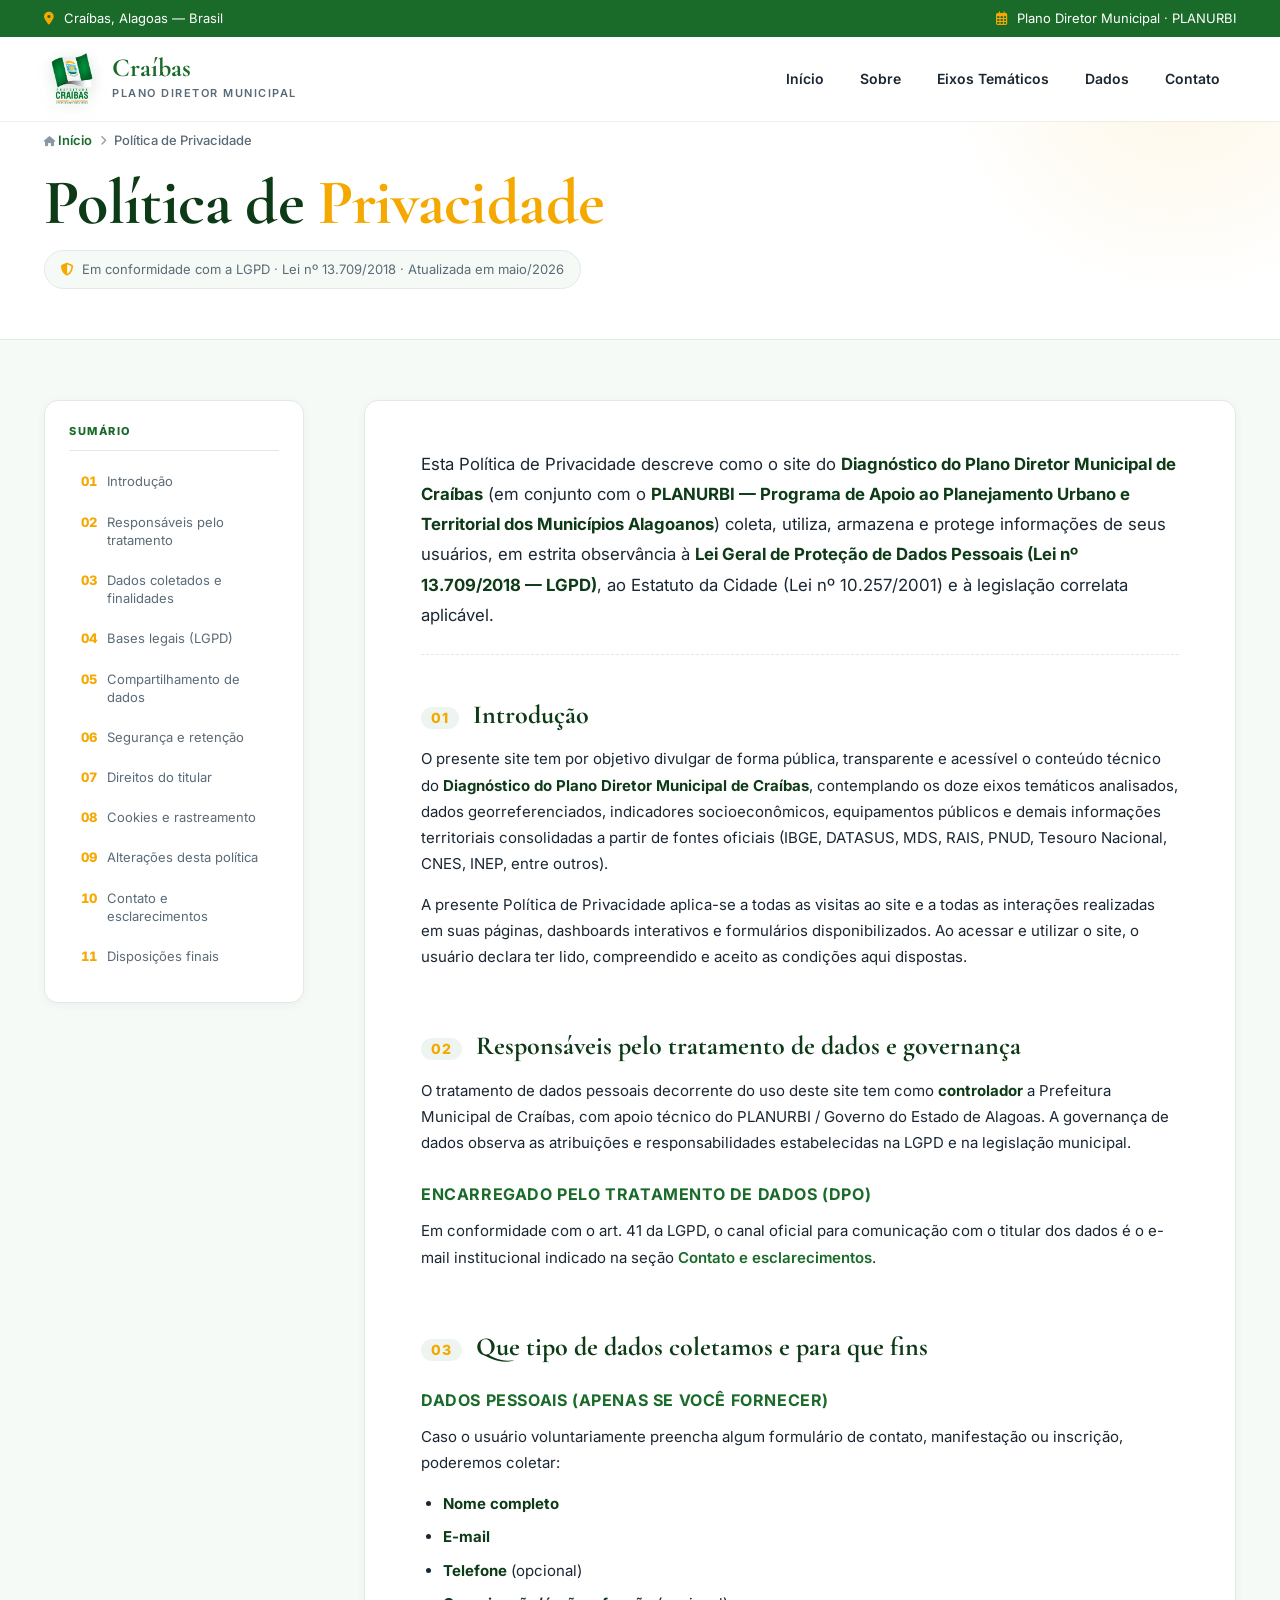
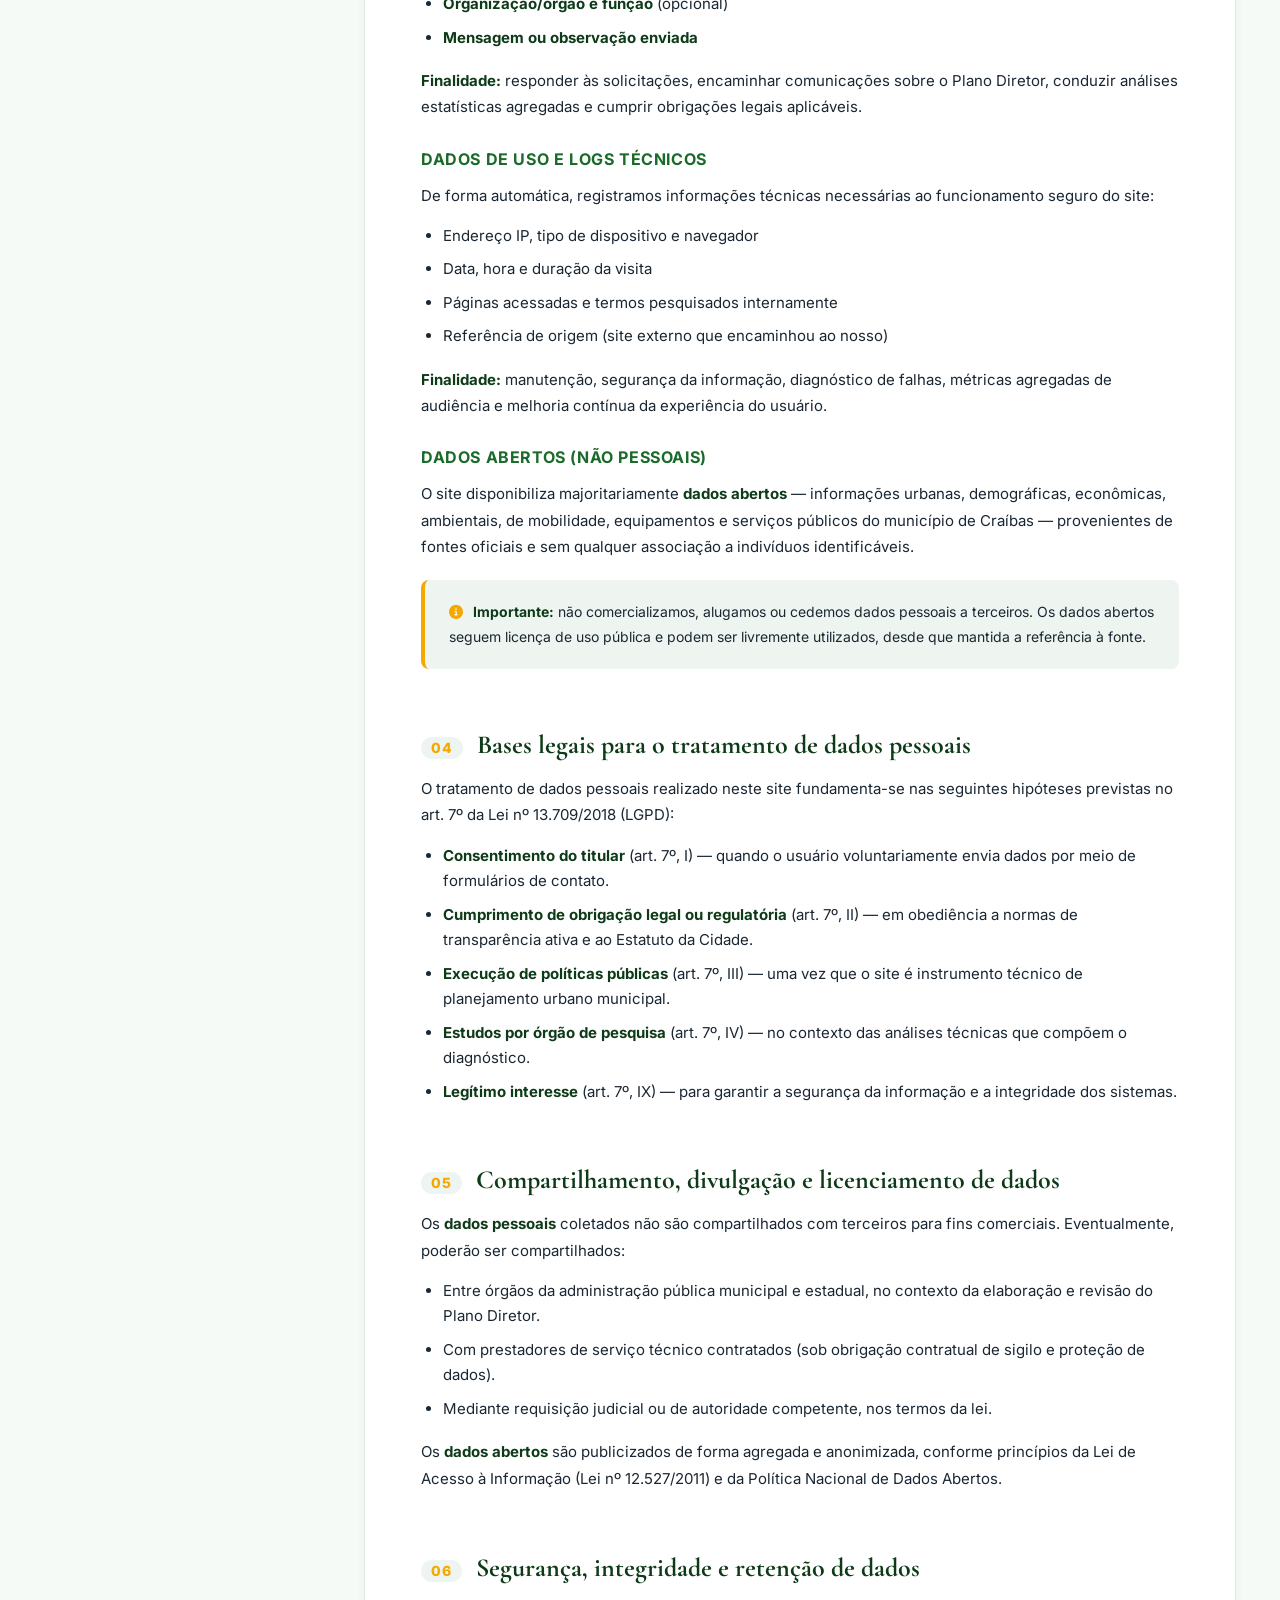
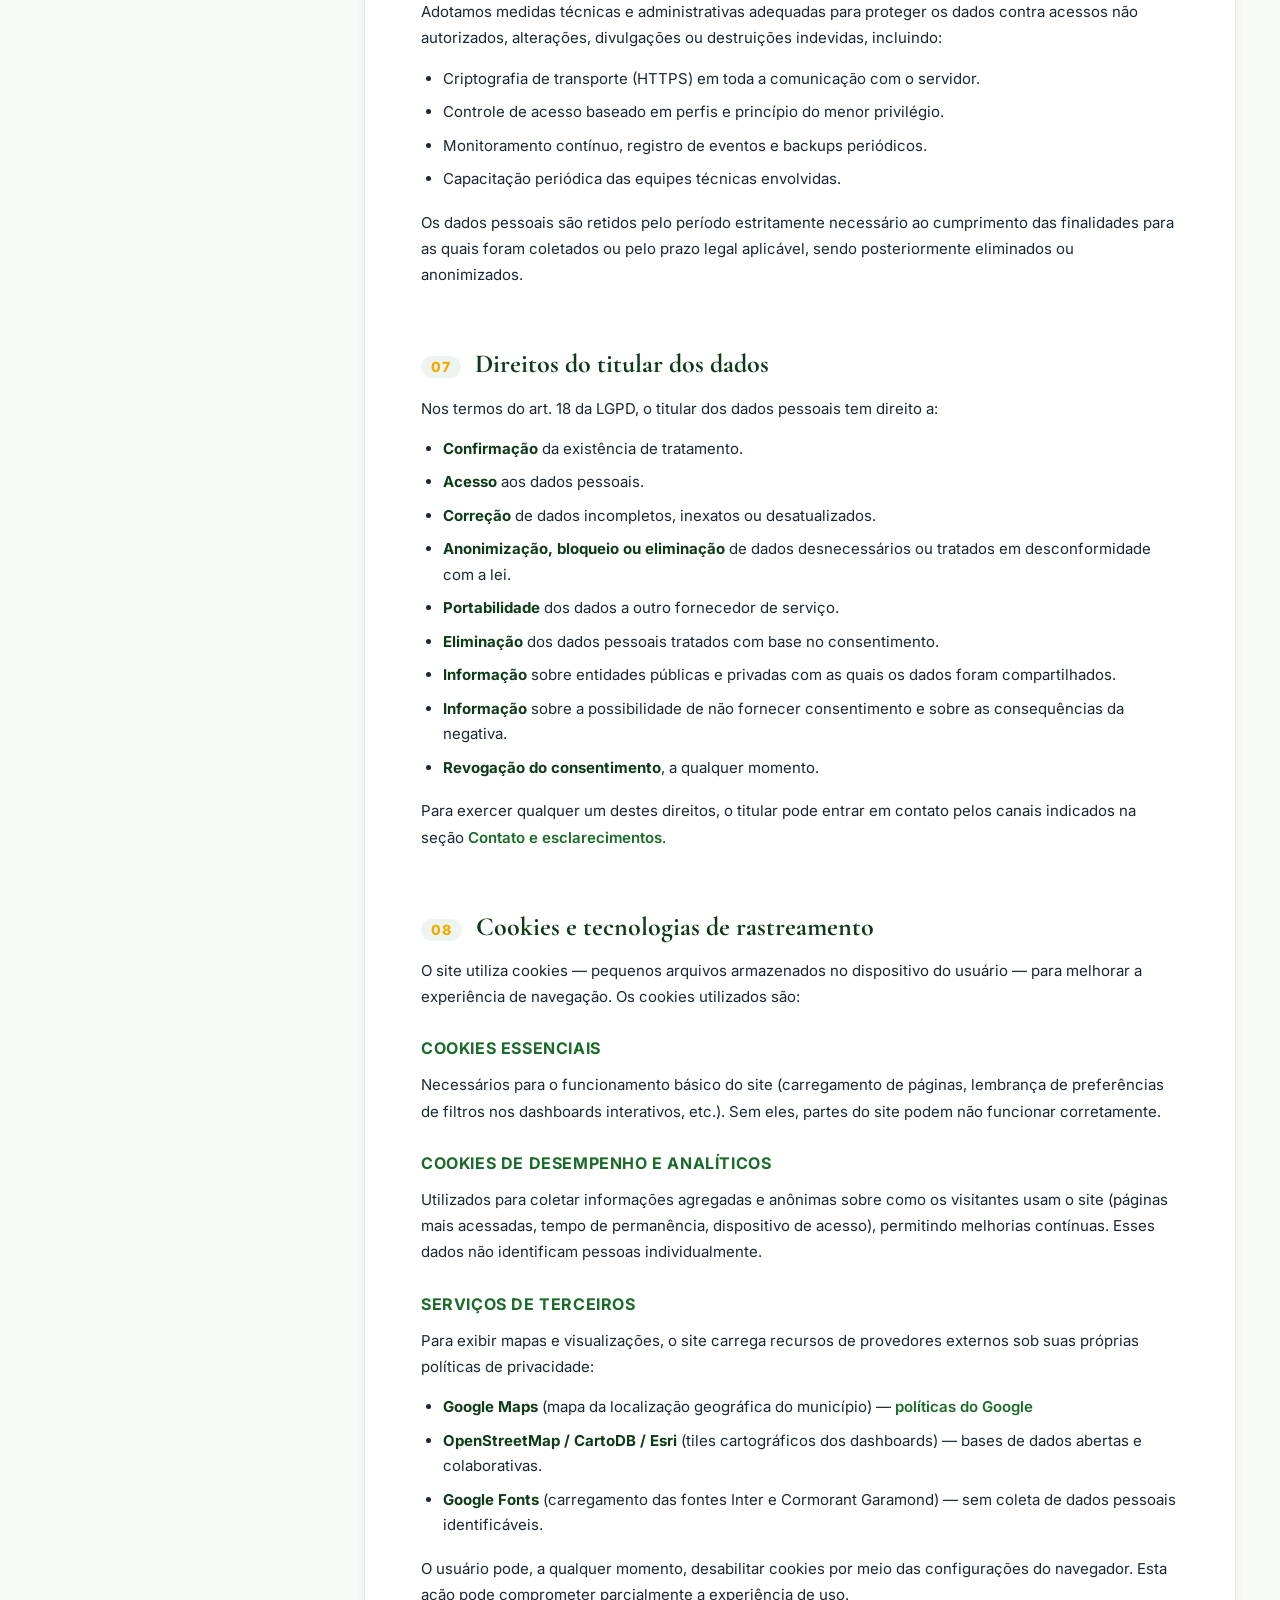
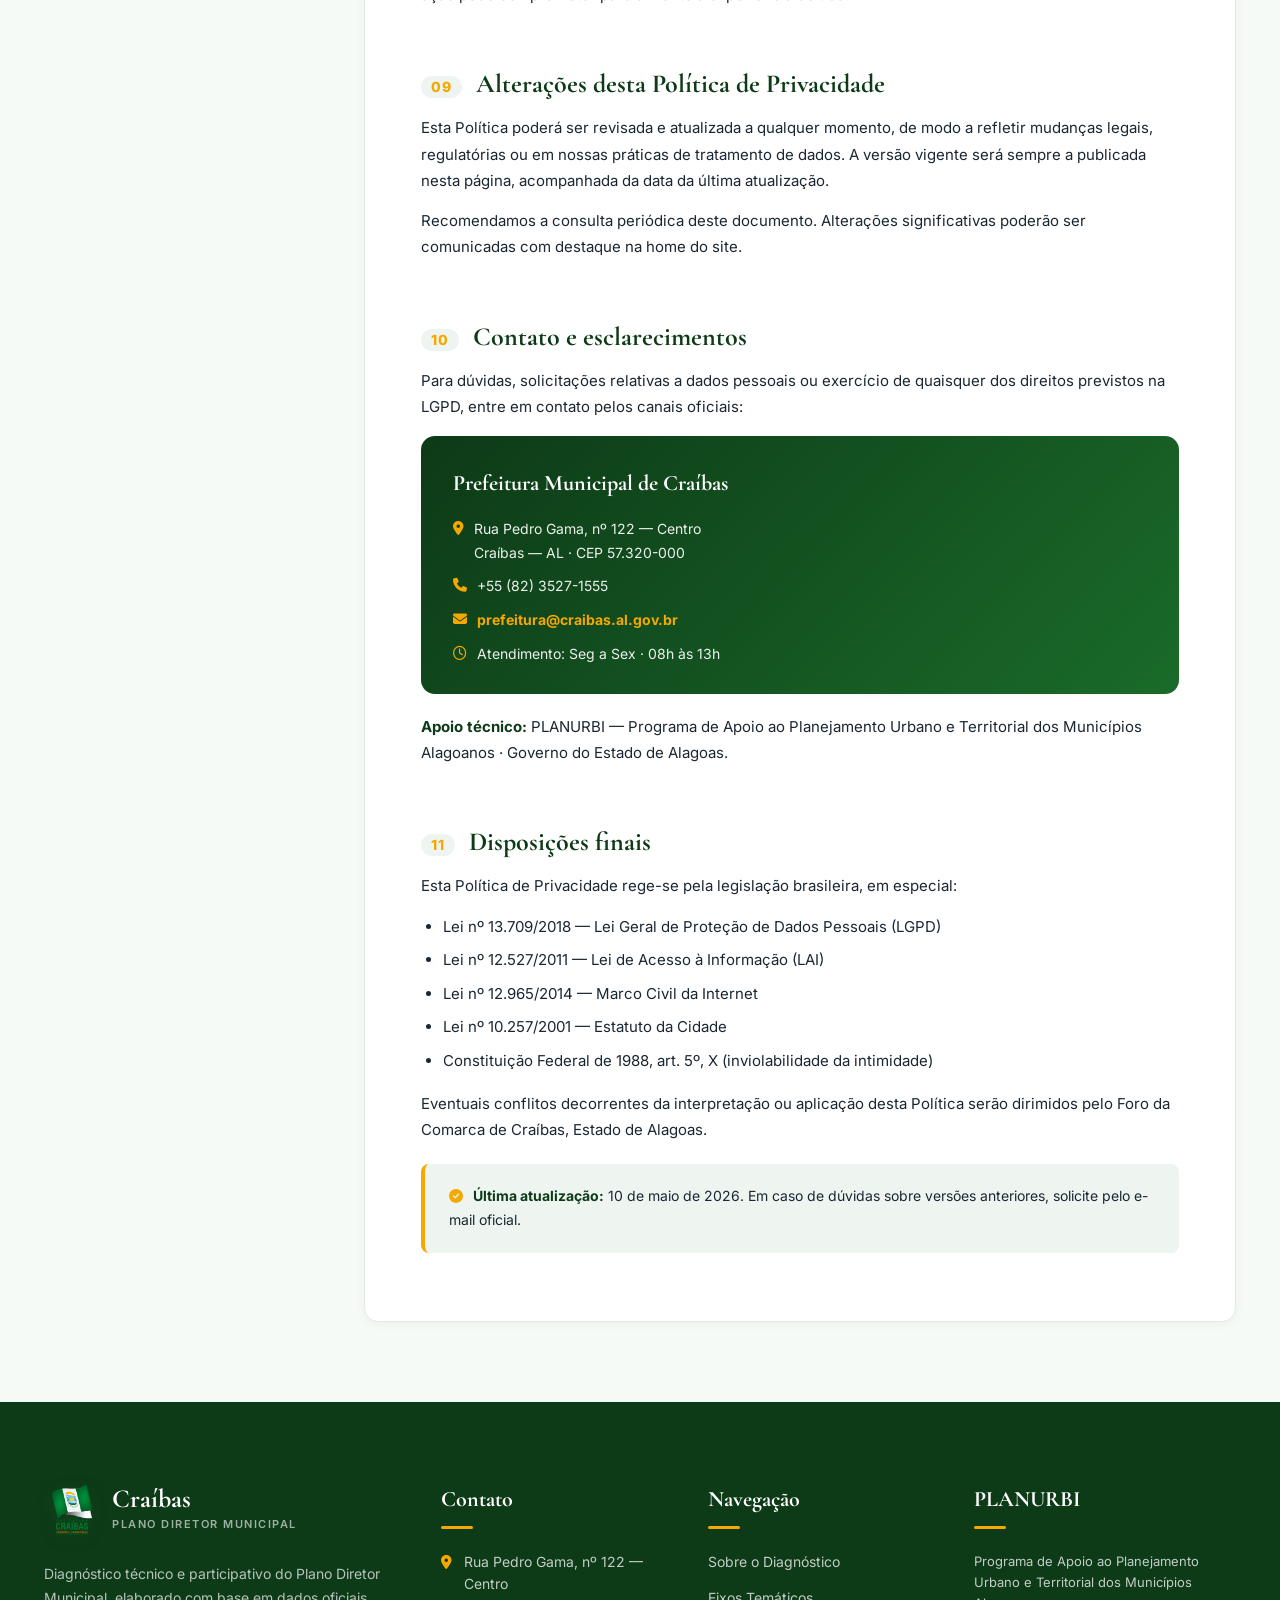
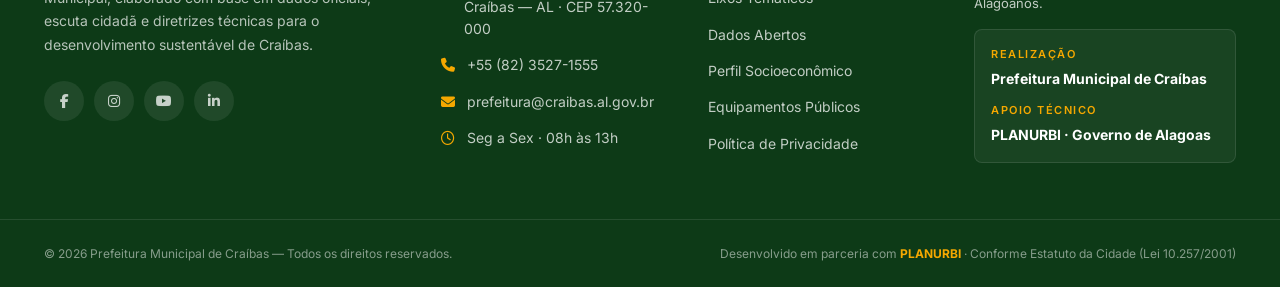
<file: paginas/politica-de-privacidade.html>
<!DOCTYPE html>
<html lang="pt-BR">
<head>
<meta charset="UTF-8">
<meta name="viewport" content="width=device-width, initial-scale=1.0">
<title>Política de Privacidade — Diagnóstico do Plano Diretor de Craíbas</title>
<meta name="description" content="Política de Privacidade do site do Diagnóstico do Plano Diretor Municipal de Craíbas, em conformidade com a Lei Geral de Proteção de Dados (Lei nº 13.709/2018)."/>
<link rel="preconnect" href="https://fonts.googleapis.com">
<link rel="preconnect" href="https://fonts.gstatic.com" crossorigin>
<link href="https://fonts.googleapis.com/css2?family=Cormorant+Garamond:wght@500;600;700&family=Inter:wght@300;400;500;600;700;800;900&display=swap" rel="stylesheet">
<link rel="stylesheet" href="https://cdnjs.cloudflare.com/ajax/libs/font-awesome/6.4.0/css/all.min.css">
<link rel="stylesheet" href="../styles.css">
<style>
  .hero-title, .page-hero-title, .dash-hero-title,
  .section-title, .cta-title, .chapter-card h3, .indicator-card h4,
  .map-header h3, .footer-col h4, .logo-text strong,
  .chart-card-title, .activity-title, .accordion-trigger,
  .info-text-card h3, .modal-body h2, .highlight-banner-content h3,
  .modal-equip h2, .legal-page-title, .legal-content h2 {
    font-family: 'Cormorant Garamond', Georgia, 'Times New Roman', serif !important;
    font-display: swap;
  }

  /* ===== Hero da página legal ===== */
  .legal-hero {
    position: relative;
    background: white;
    color: var(--text);
    padding: 130px 0 50px;
    overflow: hidden;
    border-bottom: 1px solid var(--border);
  }
  .legal-hero::after {
    content: '';
    position: absolute;
    width: 480px; height: 480px;
    background: radial-gradient(circle, rgba(245,168,0,0.10), transparent 70%);
    top: -180px; right: -140px;
    pointer-events: none;
  }
  .legal-hero-inner { position: relative; z-index: 2; }
  .legal-breadcrumb {
    display: flex; gap: 8px; align-items: center;
    font-size: 13px; color: var(--text-muted);
    margin-bottom: 18px; font-weight: 500;
    flex-wrap: wrap;
  }
  .legal-breadcrumb a { color: var(--primary); transition: var(--transition); font-weight: 600; }
  .legal-breadcrumb a:hover { color: var(--accent); }
  .legal-breadcrumb i { font-size: 10px; color: var(--text-light); }

  .legal-page-title {
    font-family: 'Cormorant Garamond', Georgia, serif;
    font-size: clamp(2.4rem, 5.4vw, 4rem);
    font-weight: 700;
    line-height: 1.05;
    letter-spacing: -0.01em;
    color: var(--primary-dark);
    margin-bottom: 14px;
  }
  .legal-page-title span { color: var(--accent); }

  .legal-page-meta {
    display: inline-flex;
    align-items: center;
    gap: 8px;
    font-size: 13px;
    color: var(--text-muted);
    background: var(--bg-soft);
    padding: 8px 16px;
    border-radius: 100px;
    border: 1px solid var(--border);
  }
  .legal-page-meta i { color: var(--accent); }

  /* ===== Layout 2 colunas: TOC + conteúdo ===== */
  .legal-section {
    padding: 60px 0 80px;
    background: var(--bg-soft);
  }
  .legal-grid {
    display: grid;
    grid-template-columns: 260px 1fr;
    gap: 60px;
    align-items: start;
  }

  .legal-toc {
    position: sticky;
    top: 110px;
    background: white;
    border: 1px solid var(--border);
    border-radius: var(--radius);
    padding: 22px 24px;
    box-shadow: var(--shadow-sm);
    max-height: calc(100vh - 130px);
    overflow-y: auto;
  }
  .legal-toc h4 {
    font-size: 11px;
    font-weight: 800;
    text-transform: uppercase;
    letter-spacing: 1.5px;
    color: var(--primary);
    margin: 0 0 14px;
    padding-bottom: 10px;
    border-bottom: 1px solid var(--border);
  }
  .legal-toc ol {
    list-style: none;
    counter-reset: toc;
    padding: 0;
    margin: 0;
  }
  .legal-toc li {
    counter-increment: toc;
    margin-bottom: 8px;
    font-size: 13px;
    line-height: 1.4;
  }
  .legal-toc a {
    display: flex;
    gap: 10px;
    padding: 7px 10px;
    color: var(--text-muted);
    border-radius: var(--radius-sm);
    transition: var(--transition);
    border-left: 2px solid transparent;
  }
  .legal-toc a::before {
    content: counter(toc, decimal-leading-zero);
    color: var(--accent);
    font-weight: 800;
    font-variant-numeric: tabular-nums;
    flex-shrink: 0;
  }
  .legal-toc a:hover {
    color: var(--primary-dark);
    background: var(--bg-soft);
    border-left-color: var(--accent);
  }

  .legal-content {
    background: white;
    border: 1px solid var(--border);
    border-radius: var(--radius);
    padding: 48px 56px;
    box-shadow: var(--shadow-sm);
    line-height: 1.75;
  }
  .legal-content > p:first-of-type {
    font-size: 1.05rem;
    color: var(--text);
    line-height: 1.8;
    padding-bottom: 24px;
    border-bottom: 1px dashed var(--border);
    margin-bottom: 32px;
  }
  .legal-content section {
    margin-bottom: 48px;
    counter-increment: section;
  }
  .legal-content section:last-child { margin-bottom: 0; }
  .legal-content h2 {
    display: flex;
    align-items: baseline;
    gap: 14px;
    font-size: 26px;
    font-weight: 700;
    color: var(--primary-dark);
    line-height: 1.2;
    margin: 0 0 16px;
    padding-top: 12px;
    scroll-margin-top: 110px;
  }
  .legal-content h2::before {
    content: counter(section, decimal-leading-zero);
    font-family: 'Inter', sans-serif;
    font-size: 14px;
    font-weight: 800;
    color: var(--accent);
    letter-spacing: 1px;
    background: var(--bg-muted);
    padding: 4px 10px;
    border-radius: 100px;
    line-height: 1;
  }
  .legal-content { counter-reset: section; }

  .legal-content h3 {
    font-family: 'Inter', sans-serif;
    font-size: 16px;
    font-weight: 700;
    color: var(--primary);
    margin: 24px 0 10px;
    text-transform: uppercase;
    letter-spacing: 0.6px;
  }
  .legal-content p {
    color: var(--text);
    font-size: 15px;
    margin-bottom: 14px;
  }
  .legal-content ul, .legal-content ol {
    padding-left: 22px;
    margin: 12px 0 18px;
    color: var(--text);
    font-size: 15px;
  }
  .legal-content li { margin-bottom: 8px; line-height: 1.7; }
  .legal-content strong { color: var(--primary-dark); font-weight: 700; }
  .legal-content a { color: var(--primary); font-weight: 600; }
  .legal-content a:hover { color: var(--accent); text-decoration: underline; }

  .legal-callout {
    background: var(--bg-muted);
    border-left: 4px solid var(--accent);
    border-radius: var(--radius-sm);
    padding: 20px 24px;
    margin: 20px 0;
    font-size: 14px;
    color: var(--text);
  }
  .legal-callout strong { color: var(--primary-dark); }
  .legal-callout i { color: var(--accent); margin-right: 6px; }

  .legal-contact-card {
    background: linear-gradient(135deg, var(--primary-dark) 0%, var(--primary) 100%);
    color: white;
    border-radius: var(--radius);
    padding: 28px 32px;
    margin-top: 16px;
  }
  .legal-contact-card h4 {
    font-family: 'Cormorant Garamond', Georgia, serif;
    font-size: 22px;
    font-weight: 700;
    margin: 0 0 14px;
  }
  .legal-contact-card ul {
    list-style: none;
    padding: 0;
    margin: 0;
    display: grid;
    gap: 10px;
  }
  .legal-contact-card li {
    display: flex;
    align-items: flex-start;
    gap: 10px;
    font-size: 14px;
    margin: 0;
    color: rgba(255,255,255,0.92);
  }
  .legal-contact-card li i { color: var(--accent); margin-top: 4px; flex-shrink: 0; }
  .legal-contact-card a { color: var(--accent); font-weight: 700; }
  .legal-contact-card a:hover { color: white; }

  /* ===== Responsivo ===== */
  @media (max-width: 1100px) {
    .legal-grid { grid-template-columns: 1fr; gap: 28px; }
    .legal-toc { position: relative; top: 0; max-height: none; }
    .legal-content { padding: 36px 32px; }
  }
  @media (max-width: 700px) {
    .legal-content { padding: 24px 22px; }
    .legal-content h2 { font-size: 22px; flex-wrap: wrap; }
  }
</style>
</head>
<body>

<!-- ===== HEADER ===== -->
<header class="header" id="header">
  <div class="header-top">
    <div class="container header-top-inner">
      <span><i class="fas fa-map-marker-alt"></i> Craíbas, Alagoas — Brasil</span>
      <span class="header-top-right">
        <i class="far fa-calendar-alt"></i> Plano Diretor Municipal · PLANURBI
      </span>
    </div>
  </div>
  <div class="header-main">
    <div class="container header-inner">
      <a href="../index.html" class="logo">
        <div class="logo-mark">
          <img src="../images/LOGO_PREF_CRAIBAS.png" alt="Prefeitura Municipal de Craíbas" class="logo-img"/>
        </div>
        <div class="logo-text">
          <strong>Craíbas</strong>
          <span>Plano Diretor Municipal</span>
        </div>
      </a>
      <nav class="nav-main" id="nav-main">
        <a href="../index.html">Início</a>
        <a href="../index.html#sobre">Sobre</a>
        <a href="../index.html#capitulos">Eixos Temáticos</a>
        <a href="../index.html#dados">Dados</a>
        <a href="../index.html#contato">Contato</a>
      </nav>
      <button class="nav-toggle" id="nav-toggle" aria-label="Abrir menu">
        <span></span><span></span><span></span>
      </button>
    </div>
  </div>
</header>

<!-- ===== HERO ===== -->
<section class="legal-hero">
  <div class="container legal-hero-inner">
    <div class="legal-breadcrumb">
      <a href="../index.html"><i class="fas fa-home"></i> Início</a>
      <i class="fas fa-chevron-right"></i>
      <span>Política de Privacidade</span>
    </div>
    <h1 class="legal-page-title">Política de <span>Privacidade</span></h1>
    <p class="legal-page-meta">
      <i class="fas fa-shield-halved"></i>
      Em conformidade com a LGPD · Lei nº 13.709/2018 · Atualizada em maio/2026
    </p>
  </div>
</section>

<!-- ===== CONTEÚDO LEGAL ===== -->
<section class="legal-section">
  <div class="container">
    <div class="legal-grid">

      <!-- Sumário lateral (TOC) -->
      <aside class="legal-toc">
        <h4>Sumário</h4>
        <ol>
          <li><a href="#introducao">Introdução</a></li>
          <li><a href="#responsaveis">Responsáveis pelo tratamento</a></li>
          <li><a href="#dados-coletados">Dados coletados e finalidades</a></li>
          <li><a href="#bases-legais">Bases legais (LGPD)</a></li>
          <li><a href="#compartilhamento">Compartilhamento de dados</a></li>
          <li><a href="#seguranca">Segurança e retenção</a></li>
          <li><a href="#direitos">Direitos do titular</a></li>
          <li><a href="#cookies">Cookies e rastreamento</a></li>
          <li><a href="#alteracoes">Alterações desta política</a></li>
          <li><a href="#contato-legal">Contato e esclarecimentos</a></li>
          <li><a href="#disposicoes">Disposições finais</a></li>
        </ol>
      </aside>

      <!-- Conteúdo principal -->
      <article class="legal-content">

        <p>
          Esta Política de Privacidade descreve como o site do
          <strong>Diagnóstico do Plano Diretor Municipal de Craíbas</strong>
          (em conjunto com o <strong>PLANURBI — Programa de Apoio ao Planejamento Urbano e
          Territorial dos Municípios Alagoanos</strong>) coleta, utiliza, armazena e protege
          informações de seus usuários, em estrita observância à
          <strong>Lei Geral de Proteção de Dados Pessoais (Lei nº 13.709/2018 — LGPD)</strong>,
          ao Estatuto da Cidade (Lei nº 10.257/2001) e à legislação correlata aplicável.
        </p>

        <section id="introducao">
          <h2>Introdução</h2>
          <p>
            O presente site tem por objetivo divulgar de forma pública, transparente e
            acessível o conteúdo técnico do <strong>Diagnóstico do Plano Diretor Municipal
            de Craíbas</strong>, contemplando os doze eixos temáticos analisados, dados
            georreferenciados, indicadores socioeconômicos, equipamentos públicos e demais
            informações territoriais consolidadas a partir de fontes oficiais (IBGE, DATASUS,
            MDS, RAIS, PNUD, Tesouro Nacional, CNES, INEP, entre outros).
          </p>
          <p>
            A presente Política de Privacidade aplica-se a todas as visitas ao site e a
            todas as interações realizadas em suas páginas, dashboards interativos e
            formulários disponibilizados. Ao acessar e utilizar o site, o usuário declara
            ter lido, compreendido e aceito as condições aqui dispostas.
          </p>
        </section>

        <section id="responsaveis">
          <h2>Responsáveis pelo tratamento de dados e governança</h2>
          <p>
            O tratamento de dados pessoais decorrente do uso deste site tem como
            <strong>controlador</strong> a Prefeitura Municipal de Craíbas, com apoio técnico
            do PLANURBI / Governo do Estado de Alagoas. A governança de dados observa as
            atribuições e responsabilidades estabelecidas na LGPD e na legislação municipal.
          </p>
          <h3>Encarregado pelo Tratamento de Dados (DPO)</h3>
          <p>
            Em conformidade com o art. 41 da LGPD, o canal oficial para comunicação com o
            titular dos dados é o e-mail institucional indicado na seção
            <a href="#contato-legal">Contato e esclarecimentos</a>.
          </p>
        </section>

        <section id="dados-coletados">
          <h2>Que tipo de dados coletamos e para que fins</h2>

          <h3>Dados pessoais (apenas se você fornecer)</h3>
          <p>
            Caso o usuário voluntariamente preencha algum formulário de contato, manifestação
            ou inscrição, poderemos coletar:
          </p>
          <ul>
            <li><strong>Nome completo</strong></li>
            <li><strong>E-mail</strong></li>
            <li><strong>Telefone</strong> (opcional)</li>
            <li><strong>Organização/órgão e função</strong> (opcional)</li>
            <li><strong>Mensagem ou observação enviada</strong></li>
          </ul>
          <p>
            <strong>Finalidade:</strong> responder às solicitações, encaminhar comunicações
            sobre o Plano Diretor, conduzir análises estatísticas agregadas e cumprir
            obrigações legais aplicáveis.
          </p>

          <h3>Dados de uso e logs técnicos</h3>
          <p>
            De forma automática, registramos informações técnicas necessárias ao funcionamento
            seguro do site:
          </p>
          <ul>
            <li>Endereço IP, tipo de dispositivo e navegador</li>
            <li>Data, hora e duração da visita</li>
            <li>Páginas acessadas e termos pesquisados internamente</li>
            <li>Referência de origem (site externo que encaminhou ao nosso)</li>
          </ul>
          <p>
            <strong>Finalidade:</strong> manutenção, segurança da informação, diagnóstico de
            falhas, métricas agregadas de audiência e melhoria contínua da experiência do usuário.
          </p>

          <h3>Dados abertos (não pessoais)</h3>
          <p>
            O site disponibiliza majoritariamente <strong>dados abertos</strong> — informações
            urbanas, demográficas, econômicas, ambientais, de mobilidade, equipamentos e
            serviços públicos do município de Craíbas — provenientes de fontes oficiais e
            sem qualquer associação a indivíduos identificáveis.
          </p>

          <div class="legal-callout">
            <i class="fas fa-info-circle"></i>
            <strong>Importante:</strong> não comercializamos, alugamos ou cedemos dados
            pessoais a terceiros. Os dados abertos seguem licença de uso pública e podem
            ser livremente utilizados, desde que mantida a referência à fonte.
          </div>
        </section>

        <section id="bases-legais">
          <h2>Bases legais para o tratamento de dados pessoais</h2>
          <p>
            O tratamento de dados pessoais realizado neste site fundamenta-se nas seguintes
            hipóteses previstas no art. 7º da Lei nº 13.709/2018 (LGPD):
          </p>
          <ul>
            <li><strong>Consentimento do titular</strong> (art. 7º, I) — quando o usuário
              voluntariamente envia dados por meio de formulários de contato.</li>
            <li><strong>Cumprimento de obrigação legal ou regulatória</strong> (art. 7º, II)
              — em obediência a normas de transparência ativa e ao Estatuto da Cidade.</li>
            <li><strong>Execução de políticas públicas</strong> (art. 7º, III) — uma vez que o
              site é instrumento técnico de planejamento urbano municipal.</li>
            <li><strong>Estudos por órgão de pesquisa</strong> (art. 7º, IV) — no contexto
              das análises técnicas que compõem o diagnóstico.</li>
            <li><strong>Legítimo interesse</strong> (art. 7º, IX) — para garantir a segurança
              da informação e a integridade dos sistemas.</li>
          </ul>
        </section>

        <section id="compartilhamento">
          <h2>Compartilhamento, divulgação e licenciamento de dados</h2>
          <p>
            Os <strong>dados pessoais</strong> coletados não são compartilhados com terceiros
            para fins comerciais. Eventualmente, poderão ser compartilhados:
          </p>
          <ul>
            <li>Entre órgãos da administração pública municipal e estadual, no contexto
              da elaboração e revisão do Plano Diretor.</li>
            <li>Com prestadores de serviço técnico contratados (sob obrigação contratual de
              sigilo e proteção de dados).</li>
            <li>Mediante requisição judicial ou de autoridade competente, nos termos da lei.</li>
          </ul>
          <p>
            Os <strong>dados abertos</strong> são publicizados de forma agregada e
            anonimizada, conforme princípios da Lei de Acesso à Informação
            (Lei nº 12.527/2011) e da Política Nacional de Dados Abertos.
          </p>
        </section>

        <section id="seguranca">
          <h2>Segurança, integridade e retenção de dados</h2>
          <p>
            Adotamos medidas técnicas e administrativas adequadas para proteger os dados
            contra acessos não autorizados, alterações, divulgações ou destruições indevidas,
            incluindo:
          </p>
          <ul>
            <li>Criptografia de transporte (HTTPS) em toda a comunicação com o servidor.</li>
            <li>Controle de acesso baseado em perfis e princípio do menor privilégio.</li>
            <li>Monitoramento contínuo, registro de eventos e backups periódicos.</li>
            <li>Capacitação periódica das equipes técnicas envolvidas.</li>
          </ul>
          <p>
            Os dados pessoais são retidos pelo período estritamente necessário ao cumprimento
            das finalidades para as quais foram coletados ou pelo prazo legal aplicável,
            sendo posteriormente eliminados ou anonimizados.
          </p>
        </section>

        <section id="direitos">
          <h2>Direitos do titular dos dados</h2>
          <p>
            Nos termos do art. 18 da LGPD, o titular dos dados pessoais tem direito a:
          </p>
          <ul>
            <li><strong>Confirmação</strong> da existência de tratamento.</li>
            <li><strong>Acesso</strong> aos dados pessoais.</li>
            <li><strong>Correção</strong> de dados incompletos, inexatos ou desatualizados.</li>
            <li><strong>Anonimização, bloqueio ou eliminação</strong> de dados desnecessários
              ou tratados em desconformidade com a lei.</li>
            <li><strong>Portabilidade</strong> dos dados a outro fornecedor de serviço.</li>
            <li><strong>Eliminação</strong> dos dados pessoais tratados com base no consentimento.</li>
            <li><strong>Informação</strong> sobre entidades públicas e privadas com as quais
              os dados foram compartilhados.</li>
            <li><strong>Informação</strong> sobre a possibilidade de não fornecer consentimento
              e sobre as consequências da negativa.</li>
            <li><strong>Revogação do consentimento</strong>, a qualquer momento.</li>
          </ul>
          <p>
            Para exercer qualquer um destes direitos, o titular pode entrar em contato pelos
            canais indicados na seção <a href="#contato-legal">Contato e esclarecimentos</a>.
          </p>
        </section>

        <section id="cookies">
          <h2>Cookies e tecnologias de rastreamento</h2>
          <p>
            O site utiliza cookies — pequenos arquivos armazenados no dispositivo do usuário
            — para melhorar a experiência de navegação. Os cookies utilizados são:
          </p>

          <h3>Cookies essenciais</h3>
          <p>
            Necessários para o funcionamento básico do site (carregamento de páginas, lembrança
            de preferências de filtros nos dashboards interativos, etc.). Sem eles, partes do
            site podem não funcionar corretamente.
          </p>

          <h3>Cookies de desempenho e analíticos</h3>
          <p>
            Utilizados para coletar informações agregadas e anônimas sobre como os visitantes
            usam o site (páginas mais acessadas, tempo de permanência, dispositivo de acesso),
            permitindo melhorias contínuas. Esses dados não identificam pessoas individualmente.
          </p>

          <h3>Serviços de terceiros</h3>
          <p>
            Para exibir mapas e visualizações, o site carrega recursos de provedores externos
            sob suas próprias políticas de privacidade:
          </p>
          <ul>
            <li><strong>Google Maps</strong> (mapa da localização geográfica do município) —
              <a href="https://policies.google.com/privacy" target="_blank" rel="noopener">políticas do Google</a></li>
            <li><strong>OpenStreetMap / CartoDB / Esri</strong> (tiles cartográficos dos
              dashboards) — bases de dados abertas e colaborativas.</li>
            <li><strong>Google Fonts</strong> (carregamento das fontes Inter e Cormorant
              Garamond) — sem coleta de dados pessoais identificáveis.</li>
          </ul>

          <p>
            O usuário pode, a qualquer momento, desabilitar cookies por meio das configurações
            do navegador. Esta ação pode comprometer parcialmente a experiência de uso.
          </p>
        </section>

        <section id="alteracoes">
          <h2>Alterações desta Política de Privacidade</h2>
          <p>
            Esta Política poderá ser revisada e atualizada a qualquer momento, de modo a
            refletir mudanças legais, regulatórias ou em nossas práticas de tratamento de
            dados. A versão vigente será sempre a publicada nesta página, acompanhada da
            data da última atualização.
          </p>
          <p>
            Recomendamos a consulta periódica deste documento. Alterações significativas
            poderão ser comunicadas com destaque na home do site.
          </p>
        </section>

        <section id="contato-legal">
          <h2>Contato e esclarecimentos</h2>
          <p>
            Para dúvidas, solicitações relativas a dados pessoais ou exercício de quaisquer
            dos direitos previstos na LGPD, entre em contato pelos canais oficiais:
          </p>

          <div class="legal-contact-card">
            <h4>Prefeitura Municipal de Craíbas</h4>
            <ul>
              <li>
                <i class="fas fa-map-marker-alt"></i>
                <span>Rua Pedro Gama, nº 122 — Centro<br>Craíbas — AL · CEP 57.320-000</span>
              </li>
              <li>
                <i class="fas fa-phone"></i>
                <span>+55 (82) 3527-1555</span>
              </li>
              <li>
                <i class="fas fa-envelope"></i>
                <span>
                  <a href="mailto:prefeitura@craibas.al.gov.br">prefeitura@craibas.al.gov.br</a>
                </span>
              </li>
              <li>
                <i class="far fa-clock"></i>
                <span>Atendimento: Seg a Sex · 08h às 13h</span>
              </li>
            </ul>
          </div>

          <p style="margin-top: 20px;">
            <strong>Apoio técnico:</strong> PLANURBI — Programa de Apoio ao Planejamento
            Urbano e Territorial dos Municípios Alagoanos · Governo do Estado de Alagoas.
          </p>
        </section>

        <section id="disposicoes">
          <h2>Disposições finais</h2>
          <p>
            Esta Política de Privacidade rege-se pela legislação brasileira, em especial:
          </p>
          <ul>
            <li>Lei nº 13.709/2018 — Lei Geral de Proteção de Dados Pessoais (LGPD)</li>
            <li>Lei nº 12.527/2011 — Lei de Acesso à Informação (LAI)</li>
            <li>Lei nº 12.965/2014 — Marco Civil da Internet</li>
            <li>Lei nº 10.257/2001 — Estatuto da Cidade</li>
            <li>Constituição Federal de 1988, art. 5º, X (inviolabilidade da intimidade)</li>
          </ul>
          <p>
            Eventuais conflitos decorrentes da interpretação ou aplicação desta Política
            serão dirimidos pelo Foro da Comarca de Craíbas, Estado de Alagoas.
          </p>

          <div class="legal-callout">
            <i class="fas fa-circle-check"></i>
            <strong>Última atualização:</strong> 10 de maio de 2026.
            Em caso de dúvidas sobre versões anteriores, solicite pelo e-mail oficial.
          </div>
        </section>

      </article>
    </div>
  </div>
</section>

<!-- ===== FOOTER ===== -->
<footer class="footer">
  <div class="container footer-grid">
    <div class="footer-brand">
      <a href="../index.html" class="logo logo-light">
        <div class="logo-mark">
          <img src="../images/LOGO_PREF_CRAIBAS.png" alt="Prefeitura Municipal de Craíbas" class="logo-img"/>
        </div>
        <div class="logo-text">
          <strong>Craíbas</strong>
          <span>Plano Diretor Municipal</span>
        </div>
      </a>
      <p class="footer-desc">
        Diagnóstico técnico e participativo do Plano Diretor Municipal,
        elaborado com base em dados oficiais, escuta cidadã e diretrizes
        técnicas para o desenvolvimento sustentável de Craíbas.
      </p>
      <div class="footer-social">
        <a href="#" aria-label="Facebook"><i class="fab fa-facebook-f"></i></a>
        <a href="#" aria-label="Instagram"><i class="fab fa-instagram"></i></a>
        <a href="#" aria-label="YouTube"><i class="fab fa-youtube"></i></a>
        <a href="#" aria-label="LinkedIn"><i class="fab fa-linkedin-in"></i></a>
      </div>
    </div>

    <div class="footer-col">
      <h4>Contato</h4>
      <ul class="footer-list">
        <li><i class="fas fa-map-marker-alt"></i> Rua Pedro Gama, nº 122 — Centro<br>Craíbas — AL · CEP 57.320-000</li>
        <li><i class="fas fa-phone"></i> +55 (82) 3527-1555</li>
        <li><i class="fas fa-envelope"></i> prefeitura@craibas.al.gov.br</li>
        <li><i class="far fa-clock"></i> Seg a Sex · 08h às 13h</li>
      </ul>
    </div>

    <div class="footer-col">
      <h4>Navegação</h4>
      <ul class="footer-list links">
        <li><a href="../index.html#sobre">Sobre o Diagnóstico</a></li>
        <li><a href="../index.html#capitulos">Eixos Temáticos</a></li>
        <li><a href="../index.html#dados">Dados Abertos</a></li>
        <li><a href="perfil-socioeconomico.html">Perfil Socioeconômico</a></li>
        <li><a href="equipamentos-publicos.html">Equipamentos Públicos</a></li>
        <li><a href="politica-de-privacidade.html">Política de Privacidade</a></li>
      </ul>
    </div>

    <div class="footer-col">
      <h4>PLANURBI</h4>
      <p class="footer-credit">
        Programa de Apoio ao Planejamento Urbano e Territorial dos Municípios Alagoanos.
      </p>
      <div class="footer-credit-box">
        <span class="footer-credit-label">Realização</span>
        <strong>Prefeitura Municipal de Craíbas</strong>
        <span class="footer-credit-label">Apoio Técnico</span>
        <strong>PLANURBI · Governo de Alagoas</strong>
      </div>
    </div>
  </div>
  <div class="footer-bottom">
    <div class="container footer-bottom-inner">
      <span>© 2026 Prefeitura Municipal de Craíbas — Todos os direitos reservados.</span>
      <span>Desenvolvido em parceria com <strong>PLANURBI</strong> · Conforme Estatuto da Cidade (Lei 10.257/2001)</span>
    </div>
  </div>
</footer>

<a href="#" class="back-to-top" id="back-to-top" aria-label="Voltar ao topo">
  <i class="fas fa-arrow-up"></i>
</a>

<script src="../script.js"></script>
</body>
</html>
</file>
<file: styles.css>
/* ============================================
   DIAGNÓSTICO PDM CRAÍBAS — Styles
   Brand: #1a6b2a (primary green) · #f5a800 (accent) · #7ec8e3 (light blue)
   ============================================ */

:root {
  --primary: #1a6b2a;
  --primary-dark: #0d3a17;
  --primary-light: #2a8a3d;
  --accent: #f5a800;
  --accent-dark: #c98700;
  --secondary: #7ec8e3;
  --secondary-dark: #4ca6c8;
  --bg: #ffffff;
  --bg-soft: #f6faf7;
  --bg-muted: #eef5f0;
  --text: #1a2733;
  --text-muted: #5a6b78;
  --text-light: #8a98a4;
  --border: #e3eae5;
  --shadow-sm: 0 2px 8px rgba(26, 107, 42, 0.06);
  --shadow-md: 0 8px 24px rgba(26, 107, 42, 0.10);
  --shadow-lg: 0 20px 50px rgba(13, 58, 23, 0.18);
  --radius-sm: 8px;
  --radius: 14px;
  --radius-lg: 20px;
  --container: 1240px;
  --transition: all 0.35s cubic-bezier(0.2, 0.8, 0.2, 1);
}

* {
  margin: 0;
  padding: 0;
  box-sizing: border-box;
}

html { scroll-behavior: smooth; }

body {
  font-family: 'Inter', -apple-system, BlinkMacSystemFont, 'Segoe UI', sans-serif;
  font-size: 16px;
  line-height: 1.6;
  color: var(--text);
  background: var(--bg);
  -webkit-font-smoothing: antialiased;
  overflow-x: hidden;
}

img, svg { max-width: 100%; display: block; }
a { color: inherit; text-decoration: none; }
button { font: inherit; cursor: pointer; border: none; background: none; }

.container {
  max-width: var(--container);
  margin: 0 auto;
  padding: 0 24px;
}

/* ====== HEADER ====== */
.header {
  position: fixed;
  top: 0; left: 0; right: 0;
  z-index: 100;
  background: rgba(255, 255, 255, 0.98);
  backdrop-filter: blur(12px);
  box-shadow: 0 1px 0 rgba(26, 107, 42, 0.08);
  transition: var(--transition);
}

.header.scrolled { box-shadow: var(--shadow-md); }

.header-top {
  background: var(--primary);
  color: white;
  font-size: 13px;
  padding: 8px 0;
}
.header-top-inner {
  display: flex;
  justify-content: space-between;
  align-items: center;
  flex-wrap: wrap;
  gap: 8px;
}
.header-top i { color: var(--accent); margin-right: 6px; }

.header-main { padding: 14px 0; }

.header-inner {
  display: flex;
  align-items: center;
  justify-content: space-between;
  gap: 24px;
}

.logo {
  display: flex;
  align-items: center;
  gap: 12px;
}

.logo-mark {
  width: 56px;
  height: 56px;
  flex-shrink: 0;
  filter: drop-shadow(0 4px 8px rgba(26, 107, 42, 0.18));
}

.logo-img {
  width: 56px;
  height: 56px;
  object-fit: contain;
}

.logo-img-footer {
  filter: none;
}

.logo-text strong {
  display: block;
  font-family: 'Cormorant Garamond', Georgia, serif;
  font-size: 26px;
  font-weight: 700;
  color: var(--primary);
  line-height: 1;
}
.logo-text span {
  display: block;
  font-size: 11px;
  text-transform: uppercase;
  letter-spacing: 1.5px;
  color: var(--text-muted);
  font-weight: 600;
  margin-top: 4px;
}

.nav-main {
  display: flex;
  gap: 4px;
  align-items: center;
}
.nav-main a {
  padding: 10px 16px;
  font-size: 14px;
  font-weight: 600;
  color: var(--text);
  border-radius: var(--radius-sm);
  position: relative;
  transition: var(--transition);
}
.nav-main a:hover { color: var(--primary); background: var(--bg-soft); }
.nav-main a.active { color: var(--primary); }
.nav-main a.active::after {
  content: '';
  position: absolute;
  bottom: 4px;
  left: 50%;
  transform: translateX(-50%);
  width: 24px;
  height: 3px;
  background: var(--accent);
  border-radius: 2px;
}

.nav-toggle {
  display: none;
  flex-direction: column;
  gap: 5px;
  padding: 8px;
}
.nav-toggle span {
  width: 26px;
  height: 2.5px;
  background: var(--primary);
  border-radius: 2px;
  transition: var(--transition);
}

/* ====== HERO ====== */
.hero {
  position: relative;
  min-height: auto;
  background:
    linear-gradient(135deg, rgba(13, 58, 23, 0.85) 0%, rgba(26, 107, 42, 0.75) 50%, rgba(13, 58, 23, 0.90) 100%),
    url('images/hero-00.png') center center / cover no-repeat;
  background-color: var(--primary);
  color: white;
  padding: 90px 0 40px;
  display: flex;
  align-items: center;
  overflow: hidden;
}

.hero-pattern {
  position: absolute;
  inset: 0;
  background-image:
    radial-gradient(circle at 1px 1px, rgba(255, 255, 255, 0.08) 1px, transparent 0);
  background-size: 32px 32px;
  opacity: 0.6;
}

.hero-shapes { position: absolute; inset: 0; pointer-events: none; }
.shape {
  position: absolute;
  border-radius: 50%;
  filter: blur(80px);
  opacity: 0.45;
  animation: float 14s ease-in-out infinite;
}
.shape-1 { width: 380px; height: 380px; background: var(--accent); top: -80px; right: -60px; }
.shape-2 { width: 320px; height: 320px; background: var(--secondary); bottom: -100px; left: -80px; animation-delay: -4s; }
.shape-3 { width: 220px; height: 220px; background: var(--primary-light); top: 40%; left: 50%; animation-delay: -8s; }

@keyframes float {
  0%, 100% { transform: translate(0, 0) scale(1); }
  50% { transform: translate(30px, -40px) scale(1.1); }
}

.hero-content { position: relative; z-index: 2; text-align: center; max-width: 980px; margin: 0 auto; }

.hero-badge {
  display: inline-flex;
  align-items: center;
  gap: 8px;
  padding: 6px 16px;
  background: rgba(245, 168, 0, 0.15);
  border: 1px solid rgba(245, 168, 0, 0.4);
  color: var(--accent);
  border-radius: 100px;
  font-size: 13px;
  font-weight: 600;
  letter-spacing: 0.5px;
  margin-bottom: 16px;
  backdrop-filter: blur(8px);
}

.hero-title {
  font-family: 'Cormorant Garamond', Georgia, serif;
  font-size: clamp(2rem, 4.6vw, 3.4rem);
  font-weight: 700;
  line-height: 1.1;
  margin-bottom: 12px;
  letter-spacing: -0.01em;
  background: linear-gradient(135deg, #ffffff 0%, #d4ebd8 100%);
  -webkit-background-clip: text;
  background-clip: text;
  -webkit-text-fill-color: transparent;
}

.hero-subtitle {
  font-size: clamp(1rem, 2vw, 1.3rem);
  font-weight: 500;
  color: var(--accent);
  margin-bottom: 14px;
  letter-spacing: 1px;
}

.hero-description {
  font-size: clamp(0.9rem, 1.2vw, 1rem);
  color: rgba(255, 255, 255, 0.85);
  max-width: 720px;
  margin: 0 auto 24px;
  line-height: 1.6;
}

.hero-cta {
  display: flex;
  gap: 16px;
  justify-content: center;
  flex-wrap: wrap;
}

.btn {
  display: inline-flex;
  align-items: center;
  gap: 10px;
  padding: 16px 32px;
  border-radius: 100px;
  font-size: 15px;
  font-weight: 600;
  letter-spacing: 0.3px;
  transition: var(--transition);
  cursor: pointer;
  border: 2px solid transparent;
}
.btn i { font-size: 14px; }

.btn-primary {
  background: var(--accent);
  color: var(--primary-dark);
  box-shadow: 0 8px 24px rgba(245, 168, 0, 0.4);
}
.btn-primary:hover { transform: translateY(-3px); box-shadow: 0 14px 32px rgba(245, 168, 0, 0.55); }

.btn-secondary {
  background: transparent;
  color: white;
  border-color: rgba(255, 255, 255, 0.4);
}
.btn-secondary:hover { background: rgba(255, 255, 255, 0.1); border-color: white; }

.btn-primary-outline {
  background: transparent;
  color: var(--primary);
  border-color: var(--primary);
}
.btn-primary-outline:hover { background: var(--primary); color: white; }

.btn-accent { background: var(--accent); color: var(--primary-dark); }
.btn-accent:hover { background: white; transform: translateY(-3px); }

.btn-ghost { background: transparent; color: white; border-color: rgba(255,255,255,0.3); }
.btn-ghost:hover { background: rgba(255,255,255,0.1); }

.hero-scroll {
  position: absolute;
  bottom: 30px;
  left: 50%;
  transform: translateX(-50%);
  text-align: center;
  font-size: 12px;
  letter-spacing: 2px;
  text-transform: uppercase;
  color: rgba(255, 255, 255, 0.6);
  animation: bounce 2.4s ease-in-out infinite;
}
.hero-scroll i { display: block; margin-top: 8px; font-size: 16px; }
@keyframes bounce { 0%, 100% { transform: translate(-50%, 0); } 50% { transform: translate(-50%, 8px); } }

/* ====== STATS ====== */
.stats {
  background: transparent;
  padding: 0 0 40px;
  position: relative;
  margin-top: -1px;
}

.stats-grid {
  display: grid;
  grid-template-columns: repeat(4, 1fr);
  gap: 0;
  position: relative;
  margin-top: -30px;
  z-index: 5;
  background: rgba(255, 255, 255, 0.30);
  backdrop-filter: blur(16px);
  -webkit-backdrop-filter: blur(16px);
  padding: 12px 24px;
  border-radius: var(--radius-lg);
  box-shadow: 0 8px 32px rgba(0,0,0,0.10);
  border: 1px solid rgba(255,255,255,0.3);
}

.stat-card {
  text-align: center;
  padding: 10px 12px;
  border-right: 1px solid rgba(255,255,255,0.4);
  transition: var(--transition);
}
.stat-card:last-child { border-right: none; }
.stat-card:hover { transform: translateY(-4px); }

.stat-card {
  text-align: center;
  padding: 16px 12px;
  border-right: 1px solid var(--border);
  transition: var(--transition);
}
.stat-card:last-child { border-right: none; }
.stat-card:hover { transform: translateY(-4px); }

.stat-icon {
  width: 44px;
  height: 44px;
  margin: 0 auto 8px;
  display: flex;
  align-items: center;
  justify-content: center;
  background: linear-gradient(135deg, var(--primary) 0%, var(--primary-light) 100%);
  color: white;
  border-radius: 12px;
  font-size: 18px;
  box-shadow: 0 4px 12px rgba(26, 107, 42, 0.25);
}

.stat-card:nth-child(2) .stat-icon { background: linear-gradient(135deg, var(--accent) 0%, #ffc548 100%); box-shadow: 0 4px 12px rgba(245, 168, 0, 0.3); }
.stat-card:nth-child(3) .stat-icon { background: linear-gradient(135deg, var(--secondary-dark) 0%, var(--secondary) 100%); box-shadow: 0 4px 12px rgba(126, 200, 227, 0.35); }
.stat-card:nth-child(4) .stat-icon { background: linear-gradient(135deg, #2a8a3d 0%, #46b358 100%); }

.stat-number {
  font-family: 'Inter', sans-serif;
  font-size: clamp(1.5rem, 3vw, 2.2rem);
  font-weight: 800;
  color: var(--primary-dark);
  line-height: 1;
  letter-spacing: -0.02em;
}

.stat-label {
  font-size: 12px;
  color: var(--text-muted);
  margin-top: 4px;
  font-weight: 500;
}

.stat-source {
  font-size: 10px;
  text-transform: uppercase;
  letter-spacing: 1px;
  color: var(--text-light);
  margin-top: 4px;
  font-weight: 600;
}

/* ====== ABOUT ====== */
.about { padding: 60px 0; background: white; }

.about-grid {
  display: grid;
  grid-template-columns: 1fr 1fr;
  gap: 64px;
  align-items: center;
}

.section-tag {
  display: inline-flex;
  align-items: center;
  gap: 8px;
  padding: 6px 14px;
  background: var(--bg-muted);
  color: var(--primary);
  font-size: 12px;
  font-weight: 700;
  text-transform: uppercase;
  letter-spacing: 1.5px;
  border-radius: 100px;
  margin-bottom: 20px;
}
.section-tag.light {
  background: rgba(255, 255, 255, 0.12);
  color: var(--accent);
}

.section-title {
  font-family: 'Cormorant Garamond', Georgia, serif;
  font-size: clamp(2rem, 4vw, 3rem);
  font-weight: 700;
  color: var(--primary-dark);
  line-height: 1.15;
  letter-spacing: -0.02em;
  margin-bottom: 20px;
}
.section-title span { color: var(--accent); position: relative; }
.section-title.white { color: white; }

.section-lead {
  font-size: 1.15rem;
  color: var(--text-muted);
  line-height: 1.7;
  margin-bottom: 16px;
}

.about-text p { color: var(--text-muted); margin-bottom: 16px; line-height: 1.8; }

.about-features {
  list-style: none;
  display: grid;
  grid-template-columns: repeat(2, 1fr);
  gap: 12px;
  margin: 28px 0;
}
.about-features li {
  display: flex;
  align-items: center;
  gap: 10px;
  font-size: 14px;
  font-weight: 500;
  color: var(--text);
}
.about-features i { color: var(--primary); font-size: 18px; }

.about-cta { margin-top: 16px; }

/* MAP */
.map-card {
  background: white;
  border-radius: var(--radius-lg);
  padding: 28px;
  box-shadow: var(--shadow-lg);
  border: 1px solid var(--border);
  position: relative;
}

.map-header {
  display: flex;
  justify-content: space-between;
  align-items: center;
  padding-bottom: 16px;
  border-bottom: 1px solid var(--border);
  margin-bottom: 20px;
}
.map-header h3 {
  font-family: 'Cormorant Garamond', Georgia, serif;
  font-size: 24px;
  font-weight: 700;
  color: var(--primary-dark);
}
.map-coords {
  font-family: 'Inter', monospace;
  font-size: 12px;
  color: var(--text-muted);
  background: var(--bg-soft);
  padding: 4px 10px;
  border-radius: 100px;
  font-weight: 600;
}

.map-svg-wrap {
  border-radius: var(--radius);
  overflow: hidden;
  background: #eaf5ed;
  margin-bottom: 20px;
}
.map-svg { width: 100%; height: auto; }

/* ====== Google Maps embed ====== */
.map-embed-wrap {
  position: relative;
  border-radius: var(--radius);
  overflow: hidden;
  background: #eaf5ed;
  margin-bottom: 20px;
  border: 1px solid var(--border);
  box-shadow: var(--shadow-sm);
  aspect-ratio: 4 / 3;
  min-height: 360px;
}
.map-embed {
  width: 100%;
  height: 100%;
  border: 0;
  display: block;
  /* Sutiliza tons frios do Google Maps para harmonizar com o verde do site */
  filter: saturate(0.85) hue-rotate(-2deg);
}
.map-embed-link {
  position: absolute;
  bottom: 14px;
  right: 14px;
  display: inline-flex;
  align-items: center;
  gap: 8px;
  padding: 9px 16px;
  background: white;
  color: var(--primary-dark);
  font-size: 12px;
  font-weight: 700;
  text-transform: uppercase;
  letter-spacing: 0.6px;
  border-radius: 100px;
  box-shadow: var(--shadow-md);
  border: 1px solid var(--border);
  transition: var(--transition);
  z-index: 5;
}
.map-embed-link:hover {
  background: var(--accent);
  color: var(--primary-dark);
  transform: translateY(-2px);
  box-shadow: 0 14px 32px rgba(245, 168, 0, 0.45);
}
.map-embed-link i { font-size: 11px; }

.craibas-shape {
  filter: drop-shadow(0 6px 16px rgba(26, 107, 42, 0.4));
  animation: pulseShape 3s ease-in-out infinite;
}
@keyframes pulseShape {
  0%, 100% { filter: drop-shadow(0 6px 16px rgba(26, 107, 42, 0.4)); }
  50% { filter: drop-shadow(0 8px 22px rgba(245, 168, 0, 0.5)); }
}

.pulse {
  transform-origin: 210px 222px;
  animation: pulseDot 2s ease-out infinite;
}
@keyframes pulseDot {
  0% { transform: scale(0.8); opacity: 0.6; }
  100% { transform: scale(2.2); opacity: 0; }
}

.map-info {
  display: grid;
  grid-template-columns: repeat(4, 1fr);
  gap: 8px;
}
.map-info-item {
  text-align: center;
  padding: 12px 8px;
  background: var(--bg-soft);
  border-radius: var(--radius-sm);
}
.mi-label {
  display: block;
  font-size: 10px;
  text-transform: uppercase;
  letter-spacing: 1px;
  color: var(--text-light);
  font-weight: 600;
  margin-bottom: 4px;
}
.mi-value {
  display: block;
  font-size: 13px;
  font-weight: 700;
  color: var(--primary-dark);
}

/* ====== INDICATORS ====== */
.indicators {
  background: linear-gradient(135deg, var(--primary-dark) 0%, var(--primary) 60%, #1f7d31 100%);
  color: white;
  padding: 60px 0;
  position: relative;
  overflow: hidden;
}
.indicators::before {
  content: '';
  position: absolute;
  inset: 0;
  background-image:
    radial-gradient(circle at 1px 1px, rgba(255, 255, 255, 0.06) 1px, transparent 0);
  background-size: 28px 28px;
  pointer-events: none;
}

.indicators-head { text-align: center; max-width: 720px; margin: 0 auto 56px; position: relative; }

.indicators-grid {
  display: grid;
  grid-template-columns: repeat(3, 1fr);
  gap: 24px;
  position: relative;
}

.indicator-card {
  background: rgba(255, 255, 255, 0.06);
  backdrop-filter: blur(12px);
  border: 1px solid rgba(255, 255, 255, 0.1);
  border-radius: var(--radius);
  padding: 28px;
  transition: var(--transition);
}
.indicator-card:hover { transform: translateY(-4px); border-color: var(--accent); }
.indicator-card h4 {
  font-family: 'Cormorant Garamond', Georgia, serif;
  font-size: 22px;
  font-weight: 700;
  margin-bottom: 4px;
}
.indicator-sub {
  font-size: 12px;
  text-transform: uppercase;
  letter-spacing: 1.5px;
  color: var(--accent);
  margin-bottom: 16px;
  font-weight: 600;
}
.indicator-card canvas { max-height: 240px; }

/* ====== CHAPTERS ====== */
.chapters { padding: 60px 0; background: var(--bg-soft); }

.chapters-head { text-align: center; max-width: 760px; margin: 0 auto 60px; }

.chapters-grid {
  display: grid;
  grid-template-columns: repeat(4, 1fr);
  grid-template-rows: repeat(3, auto);
  gap: 24px;
}

.chapter-card {
  position: relative;
  background: white;
  border-radius: var(--radius);
  padding: 32px 26px;
  box-shadow: var(--shadow-sm);
  border: 1px solid var(--border);
  transition: var(--transition);
  overflow: hidden;
  display: flex;
  flex-direction: column;
}

.chapter-card::before {
  content: attr(data-num);
  position: absolute;
  top: 16px;
  right: 18px;
  font-family: 'Inter', sans-serif;
  font-size: 56px;
  font-weight: 800;
  color: var(--bg-muted);
  line-height: 1;
  transition: var(--transition);
  pointer-events: none;
  z-index: 2;  /* fica acima do ::after (camada verde do hover) */
}
.chapter-card::after {
  content: '';
  position: absolute;
  inset: 0;
  /* Verde padrão da marca (var(--primary) → var(--primary-dark)) */
  background: linear-gradient(135deg, var(--primary) 0%, var(--primary-dark) 100%);
  opacity: 0;
  transition: var(--transition);
  z-index: 0;
}

.chapter-card > * { position: relative; z-index: 1; }

.chapter-card:hover {
  transform: translateY(-6px);
  box-shadow: var(--shadow-lg);
}
.chapter-card:hover::after { opacity: 1; }
.chapter-card:hover::before {
  /* Número grande no canto continua visível: dourado semi-transparente sobre o verde */
  color: rgba(245, 168, 0, 0.55);
}
.chapter-card:hover h3,
.chapter-card:hover p,
.chapter-card:hover .chapter-link { color: white; }
.chapter-card:hover .chapter-link i { transform: translateX(4px); }
.chapter-card:hover .chapter-icon {
  background: var(--accent);
  color: var(--primary-dark);
  transform: scale(1.05) rotate(-4deg);
}

.chapter-icon {
  width: 60px;
  height: 60px;
  border-radius: 16px;
  background: linear-gradient(135deg, var(--bg-muted) 0%, #d8ecdc 100%);
  color: var(--primary);
  display: flex;
  align-items: center;
  justify-content: center;
  font-size: 26px;
  margin-bottom: 22px;
  transition: var(--transition);
}

.chapter-card h3 {
  font-family: 'Cormorant Garamond', Georgia, serif;
  font-size: 24px;
  font-weight: 700;
  color: var(--primary-dark);
  margin-bottom: 10px;
  transition: var(--transition);
}

.chapter-card p {
  font-size: 14px;
  color: var(--text-muted);
  margin-bottom: 20px;
  line-height: 1.6;
  flex-grow: 1;
  transition: var(--transition);
}

/* Estado "Em breve" — eixos sem página própria ainda */
.chapter-card.coming-soon {
  opacity: 0.78;
}
.chapter-card.coming-soon:hover {
  opacity: 1;
  transform: translateY(-3px);
}
.chapter-card.coming-soon::after {
  background: linear-gradient(135deg, #5a6b78 0%, #3d4d56 100%);
}
.chapter-card.coming-soon:hover::before { color: rgba(245, 168, 0, 0.45); }

/* Badge "Em breve" no canto superior esquerdo */
.chapter-soon-tag {
  position: absolute;
  top: 14px;
  left: 14px;
  background: var(--accent);
  color: var(--primary-dark);
  font-size: 9.5px;
  font-weight: 800;
  text-transform: uppercase;
  letter-spacing: 1px;
  padding: 3px 9px;
  border-radius: 100px;
  z-index: 3;
  box-shadow: 0 2px 8px rgba(245,168,0,0.3);
}
.chapter-card.coming-soon:hover .chapter-soon-tag {
  background: white;
  color: var(--primary-dark);
}

.chapter-link {
  display: inline-flex;
  align-items: center;
  gap: 8px;
  font-size: 13px;
  font-weight: 700;
  color: var(--primary);
  text-transform: uppercase;
  letter-spacing: 1px;
  transition: var(--transition);
}
.chapter-link i { transition: transform 0.3s ease; }

/* ====== CTA BANNER ====== */
.cta-banner {
  background: linear-gradient(135deg, var(--primary) 0%, var(--primary-dark) 100%);
  color: white;
  padding: 40px 0;
  position: relative;
  overflow: hidden;
}
.cta-banner::before {
  content: '';
  position: absolute;
  width: 600px;
  height: 600px;
  background: radial-gradient(circle, rgba(245, 168, 0, 0.15), transparent 60%);
  top: -200px;
  right: -200px;
  pointer-events: none;
}

.cta-grid {
  display: grid;
  grid-template-columns: 2fr 1fr;
  gap: 60px;
  align-items: center;
  position: relative;
}

.cta-title {
  font-family: 'Cormorant Garamond', Georgia, serif;
  font-size: clamp(1.8rem, 3.4vw, 2.8rem);
  font-weight: 700;
  margin-bottom: 16px;
  line-height: 1.15;
}
.cta-content p { color: rgba(255,255,255,0.85); margin-bottom: 28px; max-width: 600px; line-height: 1.7; }
.cta-content .hero-cta { justify-content: flex-start; }

.cta-stats {
  display: grid;
  gap: 16px;
}
.cta-stat {
  background: rgba(255, 255, 255, 0.08);
  border: 1px solid rgba(255, 255, 255, 0.15);
  border-radius: var(--radius);
  padding: 22px 28px;
  display: flex;
  align-items: center;
  justify-content: space-between;
  backdrop-filter: blur(10px);
}
.cta-stat strong {
  font-family: 'Inter', sans-serif;
  font-size: 36px;
  font-weight: 800;
  color: var(--accent);
}
.cta-stat span { font-size: 14px; font-weight: 500; }

/* ====== EIXOS MINI-GRID (componente reutilizável nas páginas internas) ====== */
.eixos-mini {
  background: linear-gradient(135deg, var(--primary-dark) 0%, var(--primary) 100%);
  color: white;
  padding: 60px 0 70px;
  position: relative;
  overflow: hidden;
}
.eixos-mini::before {
  content: '';
  position: absolute;
  width: 600px; height: 600px;
  background: radial-gradient(circle, rgba(245, 168, 0, 0.15), transparent 60%);
  top: -200px; right: -150px;
  pointer-events: none;
}
.eixos-mini-head {
  text-align: center;
  max-width: 720px;
  margin: 0 auto 36px;
  position: relative;
}
.eixos-mini-head .section-tag {
  background: rgba(255,255,255,0.10);
  color: var(--accent);
}
.eixos-mini-head h2 {
  font-family: 'Cormorant Garamond', Georgia, serif;
  font-size: clamp(1.8rem, 3.4vw, 2.6rem);
  font-weight: 700;
  color: white;
  line-height: 1.15;
  margin-bottom: 12px;
}
.eixos-mini-head h2 span { color: var(--accent); }
.eixos-mini-head p {
  color: rgba(255,255,255,0.78);
  font-size: 0.95rem;
  line-height: 1.6;
  max-width: 600px;
  margin: 0 auto;
}

.eixos-mini-grid {
  display: grid;
  grid-template-columns: repeat(6, 1fr);
  gap: 12px;
  position: relative;
}

.eixo-mini-card {
  position: relative;
  background: rgba(255,255,255,0.06);
  border: 1px solid rgba(255,255,255,0.12);
  border-radius: var(--radius);
  padding: 18px 14px;
  text-align: center;
  transition: var(--transition);
  backdrop-filter: blur(8px);
  cursor: pointer;
  display: flex;
  flex-direction: column;
  align-items: center;
  gap: 8px;
  text-decoration: none;
  color: white;
  min-height: 130px;
}
.eixo-mini-card:hover {
  transform: translateY(-4px);
  background: rgba(245,168,0,0.18);
  border-color: var(--accent);
  box-shadow: 0 12px 32px rgba(0,0,0,0.25);
}
.eixo-mini-card.active {
  background: var(--accent);
  border-color: var(--accent);
  color: var(--primary-dark);
  pointer-events: none;
}

.eixo-mini-num {
  font-family: 'Inter', sans-serif;
  font-size: 11px;
  font-weight: 800;
  letter-spacing: 1px;
  color: var(--accent);
  opacity: 0.85;
}
.eixo-mini-card.active .eixo-mini-num { color: var(--primary-dark); }

.eixo-mini-icon {
  font-size: 22px;
  color: var(--accent);
  transition: var(--transition);
}
.eixo-mini-card:hover .eixo-mini-icon { color: white; }
.eixo-mini-card.active .eixo-mini-icon { color: var(--primary-dark); }

.eixo-mini-title {
  font-size: 12px;
  font-weight: 700;
  line-height: 1.25;
  letter-spacing: 0.2px;
}

.eixo-mini-card.disabled {
  opacity: 0.45;
  cursor: not-allowed;
}
.eixo-mini-card.disabled:hover {
  transform: none;
  background: rgba(255,255,255,0.06);
  border-color: rgba(255,255,255,0.12);
  box-shadow: none;
}
.eixo-mini-card.disabled .eixo-mini-icon { color: rgba(255,255,255,0.5); }

.eixo-mini-soon {
  position: absolute;
  top: 6px; right: 6px;
  font-size: 8px;
  font-weight: 800;
  background: rgba(255,255,255,0.15);
  color: rgba(255,255,255,0.75);
  padding: 2px 6px;
  border-radius: 100px;
  text-transform: uppercase;
  letter-spacing: 0.5px;
}

.eixos-mini-cta {
  margin-top: 36px;
  text-align: center;
  position: relative;
}

@media (max-width: 1100px) {
  .eixos-mini-grid { grid-template-columns: repeat(4, 1fr); }
}
@media (max-width: 700px) {
  .eixos-mini-grid { grid-template-columns: repeat(2, 1fr); gap: 10px; }
  .eixo-mini-card { min-height: 110px; padding: 14px 10px; }
}

/* ====== FOOTER ====== */
.footer {
  background: var(--primary-dark);
  color: rgba(255, 255, 255, 0.75);
  padding: 80px 0 0;
}

.footer-grid {
  display: grid;
  grid-template-columns: 1.6fr 1fr 1fr 1.2fr;
  gap: 48px;
  padding-bottom: 56px;
}

.logo-light .logo-text strong { color: white; }
.logo-light .logo-text span { color: rgba(255,255,255,0.6); }

.footer-desc {
  font-size: 14px;
  line-height: 1.7;
  margin: 24px 0;
  color: rgba(255, 255, 255, 0.7);
}

.footer-social {
  display: flex;
  gap: 10px;
}
.footer-social a {
  width: 40px;
  height: 40px;
  border-radius: 50%;
  background: rgba(255, 255, 255, 0.08);
  display: flex;
  align-items: center;
  justify-content: center;
  font-size: 14px;
  transition: var(--transition);
}
.footer-social a:hover { background: var(--accent); color: var(--primary-dark); transform: translateY(-3px); }

.footer-col h4 {
  color: white;
  font-family: 'Cormorant Garamond', Georgia, serif;
  font-size: 22px;
  font-weight: 700;
  margin-bottom: 22px;
  position: relative;
  padding-bottom: 12px;
}
.footer-col h4::after {
  content: '';
  position: absolute;
  bottom: 0;
  left: 0;
  width: 32px;
  height: 3px;
  background: var(--accent);
  border-radius: 2px;
}

.footer-list {
  list-style: none;
  display: grid;
  gap: 14px;
}
.footer-list li {
  display: flex;
  gap: 12px;
  font-size: 14px;
  line-height: 1.6;
}
.footer-list i { color: var(--accent); margin-top: 4px; flex-shrink: 0; }
.footer-list.links li { display: block; }
.footer-list.links a { transition: var(--transition); }
.footer-list.links a:hover { color: var(--accent); padding-left: 4px; }

.footer-credit { font-size: 13px; line-height: 1.6; margin-bottom: 16px; }

.footer-credit-box {
  background: rgba(255, 255, 255, 0.05);
  border: 1px solid rgba(255, 255, 255, 0.1);
  border-radius: var(--radius-sm);
  padding: 16px;
  display: grid;
  gap: 4px;
}
.footer-credit-label {
  font-size: 11px;
  text-transform: uppercase;
  letter-spacing: 1.5px;
  color: var(--accent);
  font-weight: 600;
  margin-top: 8px;
}
.footer-credit-label:first-child { margin-top: 0; }
.footer-credit-box strong { color: white; font-size: 14px; }

.footer-bottom {
  border-top: 1px solid rgba(255, 255, 255, 0.1);
  padding: 24px 0;
}
.footer-bottom-inner {
  display: flex;
  justify-content: space-between;
  flex-wrap: wrap;
  gap: 12px;
  font-size: 12px;
  color: rgba(255, 255, 255, 0.5);
}
.footer-bottom-inner strong { color: var(--accent); }

/* ====== BACK TO TOP ====== */
.back-to-top {
  position: fixed;
  bottom: 30px;
  right: 30px;
  width: 50px;
  height: 50px;
  border-radius: 50%;
  background: var(--accent);
  color: var(--primary-dark);
  display: flex;
  align-items: center;
  justify-content: center;
  font-size: 16px;
  box-shadow: var(--shadow-md);
  opacity: 0;
  visibility: hidden;
  transform: translateY(20px);
  transition: var(--transition);
  z-index: 99;
}
.back-to-top.visible { opacity: 1; visibility: visible; transform: translateY(0); }
.back-to-top:hover { background: var(--primary); color: white; transform: translateY(-4px); }

/* ====== RESPONSIVE ======
   Estratégia: guardas anti-overflow primeiro, depois breakpoints de tamanho. */

/* Anti-overflow global — previne scroll horizontal acidental no mobile */
html, body { overflow-x: hidden; max-width: 100%; }
img, svg, video, iframe { max-width: 100%; }

/* Tablet grande (≤1100px) */
@media (max-width: 1100px) {
  .stats-grid { grid-template-columns: repeat(2, 1fr); }
  .stat-card { border-right: none; }
  .stat-card:nth-child(odd) { border-right: 1px solid var(--border); }
  .chapters-grid { grid-template-columns: repeat(3, 1fr); }
  .indicators-grid { grid-template-columns: 1fr; }
}

/* Tablet / mobile grande (≤900px) — onde o hamburger entra */
@media (max-width: 900px) {
  .container { padding: 0 18px; }

  /* === Header top (faixa verde com info) === */
  .header-top { padding: 6px 0; }
  .header-top-inner {
    font-size: 11px;
    flex-wrap: wrap;
    gap: 4px;
    justify-content: center;
  }

  /* === Header principal (logo + hamburger) === */
  .header-main { padding: 10px 0; }
  .header-inner { gap: 12px; }
  .logo-mark, .logo-img { width: 44px; height: 44px; }
  .logo-text strong { font-size: 22px; }
  .logo-text span { font-size: 10px; letter-spacing: 1px; }

  /* === Hamburger — fica MUITO visível === */
  .nav-toggle {
    display: flex;
    background: var(--bg-soft);
    border-radius: var(--radius-sm);
    padding: 10px;
    z-index: 101;
  }
  .nav-toggle:hover { background: var(--bg-muted); }

  /* === Menu mobile (drawer dropdown) === */
  .nav-main {
    position: fixed;
    top: 100%;
    left: 0;
    right: 0;
    flex-direction: column;
    background: white;
    padding: 16px;
    gap: 4px;
    box-shadow: var(--shadow-lg);
    transform: translateY(-20px);
    opacity: 0;
    pointer-events: none;
    transition: var(--transition);
    border-top: 1px solid var(--border);
    max-height: 80vh;
    overflow-y: auto;
  }
  .nav-main.open { transform: translateY(0); opacity: 1; pointer-events: all; }
  .nav-main a { width: 100%; padding: 14px 16px; font-size: 15px; }

  /* === Hero === */
  .hero { padding: 80px 0 50px; min-height: auto; }
  .hero-content { padding: 0 4px; }
  .hero-cta { gap: 10px; }
  .btn { padding: 13px 22px; font-size: 14px; }

  /* === Sobre === */
  .about { padding: 50px 0; }
  .about-grid { grid-template-columns: 1fr; gap: 36px; }
  .about-features { grid-template-columns: repeat(2, 1fr); gap: 10px; }
  .map-card { padding: 22px; }

  /* === Indicadores / Chapters === */
  .indicators { padding: 50px 0; }
  .chapters { padding: 50px 0; }
  .chapters-grid { grid-template-columns: repeat(2, 1fr); gap: 16px; }

  /* === CTA / Footer === */
  .cta-grid { grid-template-columns: 1fr; gap: 30px; }
  .cta-stat { padding: 16px 20px; }
  .cta-stat strong { font-size: 28px; }
  .footer { padding: 50px 0 0; }
  .footer-grid { grid-template-columns: 1fr 1fr; gap: 32px; padding-bottom: 40px; }
}

/* Mobile (≤600px) */
@media (max-width: 600px) {
  .container { padding: 0 16px; }

  /* === Header — ainda mais compacto === */
  .header-top-inner { font-size: 10px; }
  .header-top-right { display: none; } /* esconde "PLANURBI" que ocupa espaço */
  .logo-mark, .logo-img { width: 38px; height: 38px; }
  .logo-text strong { font-size: 18px; }
  .logo-text span { display: none; } /* esconde "PLANO DIRETOR MUNICIPAL" subtitle */

  /* === Hero === */
  .hero { padding: 90px 0 50px; }
  .hero-badge { font-size: 11px; padding: 4px 12px; }
  .hero-title { font-size: clamp(1.8rem, 7vw, 2.4rem) !important; }
  .hero-description { font-size: 0.9rem; line-height: 1.5; }
  .hero-cta { flex-direction: column; align-items: stretch; }
  .btn { justify-content: center; padding: 14px 20px; }

  /* === Stats === */
  .stats-grid {
    grid-template-columns: 1fr;
    padding: 16px 14px;
    gap: 4px;
    margin-top: -20px;
  }
  .stat-card {
    border-right: none !important;
    border-bottom: 1px solid var(--border);
    padding: 14px 0;
  }
  .stat-card:last-child { border-bottom: none; }
  .stat-number { font-size: 1.7rem !important; }

  /* === Sobre === */
  .about { padding: 40px 0; }
  .about-grid { gap: 28px; }
  .section-title { font-size: clamp(1.6rem, 6vw, 2.1rem) !important; }
  .section-lead { font-size: 1rem; }
  .about-features { grid-template-columns: 1fr; }
  .map-card { padding: 18px; }
  .map-header { flex-direction: column; align-items: flex-start; gap: 6px; }
  .map-info { grid-template-columns: repeat(2, 1fr); }

  /* === Embed do mapa Google === */
  .map-embed-wrap { aspect-ratio: 1 / 1; min-height: 280px; }
  .map-embed-link {
    bottom: 10px; right: 10px;
    padding: 7px 12px;
    font-size: 11px;
  }

  /* === Indicadores === */
  .indicators { padding: 40px 0; }
  .indicators-head { margin-bottom: 32px; }
  .indicator-card { padding: 22px 18px; }

  /* === Chapters === */
  .chapters { padding: 40px 0; }
  .chapters-grid { grid-template-columns: 1fr; gap: 14px; }
  .chapter-card { padding: 24px 22px; }
  .chapter-card::before { font-size: 44px; top: 12px; right: 14px; }
  .chapter-soon-tag { top: 10px; left: 10px; font-size: 9px; }

  /* === Footer === */
  .footer-grid { grid-template-columns: 1fr; gap: 32px; }
  .footer-bottom-inner {
    flex-direction: column;
    text-align: center;
    gap: 8px;
  }

  /* === Misc === */
  .nav-main a.active::after { display: none; }
  .back-to-top { width: 44px; height: 44px; bottom: 20px; right: 20px; }
}

/* Mobile pequeno / antigos (≤380px) */
@media (max-width: 380px) {
  .hero-title { font-size: 1.6rem !important; }
  .hero-cta .btn { padding: 12px 16px; font-size: 13px; }
  .section-title { font-size: 1.5rem !important; }
  .stat-number { font-size: 1.5rem !important; }
}

/* ====== ANIMATIONS ====== */
.fade-up {
  opacity: 0;
  transform: translateY(30px);
  transition: opacity 0.8s ease, transform 0.8s ease;
}
.fade-up.in-view { opacity: 1; transform: translateY(0); }
</file>
